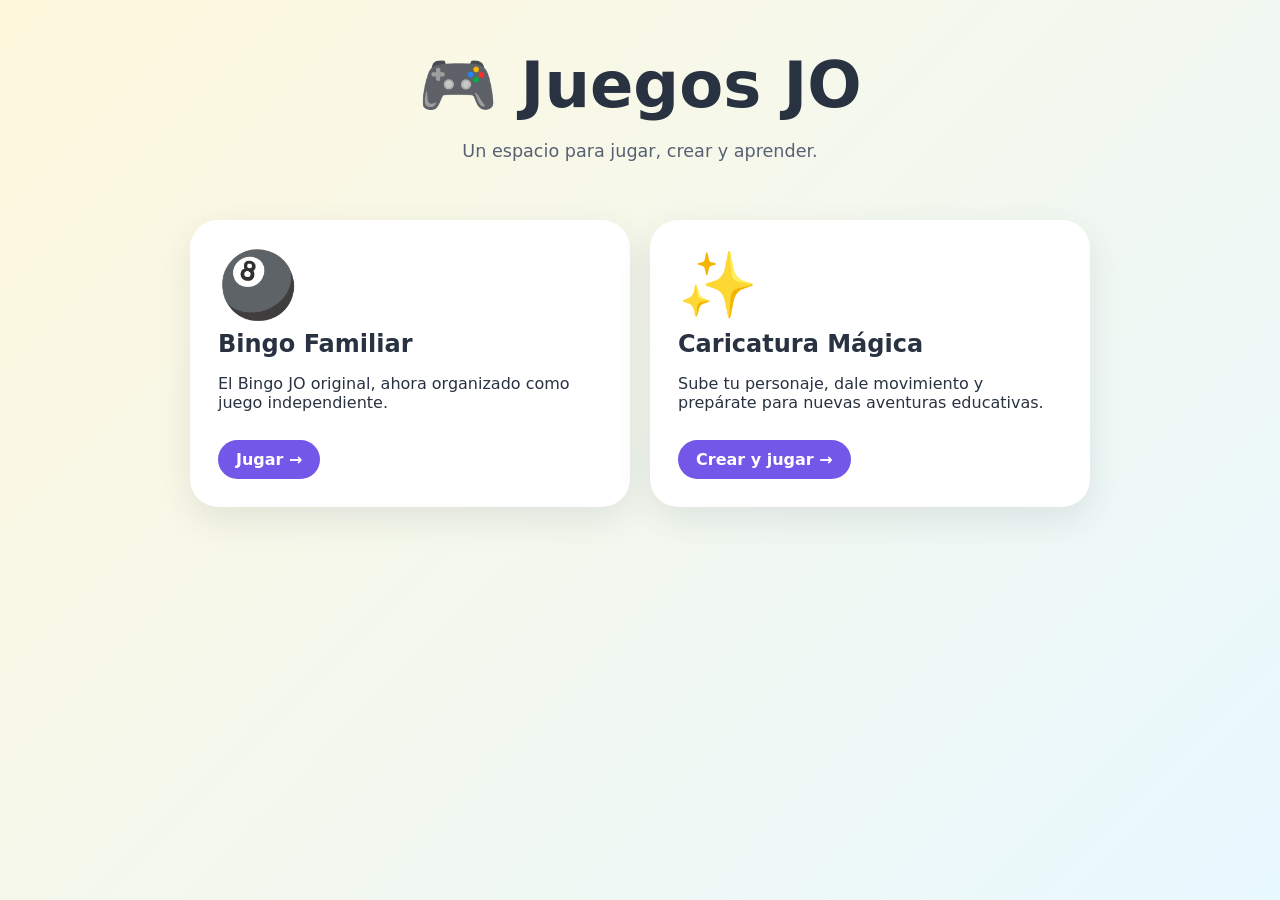
<file: index.html>
<!doctype html><html lang="es"><head><meta charset="utf-8"><meta name="viewport" content="width=device-width,initial-scale=1"><title>Juegos JO</title>
<style>*{box-sizing:border-box}body{margin:0;font-family:system-ui,-apple-system,Segoe UI,sans-serif;background:linear-gradient(135deg,#fff8dd,#e8f8ff);color:#293241;min-height:100vh}header{text-align:center;padding:48px 18px 22px}h1{font-size:clamp(2rem,7vw,4rem);margin:0}.lead{font-size:1.1rem;color:#586174}.games{width:min(900px,92%);margin:auto;display:grid;grid-template-columns:repeat(2,1fr);gap:20px;padding:20px 0 50px}.game{background:#fff;border-radius:28px;padding:28px;text-decoration:none;color:inherit;box-shadow:0 12px 35px #3341551c;transition:.2s}.game:hover{transform:translateY(-5px)}.icon{font-size:4rem}.game h2{margin:.4rem 0}.play{display:inline-block;margin-top:12px;padding:10px 18px;border-radius:999px;background:#7257e8;color:#fff;font-weight:800}@media(max-width:650px){.games{grid-template-columns:1fr}header{padding-top:30px}}</style></head>
<body><header><h1>🎮 Juegos JO</h1><p class="lead">Un espacio para jugar, crear y aprender.</p></header><main class="games">
<a class="game" href="./bingo/"><div class="icon">🎱</div><h2>Bingo Familiar</h2><p>El Bingo JO original, ahora organizado como juego independiente.</p><span class="play">Jugar →</span></a>
<a class="game" href="./caricatura-magica/"><div class="icon">✨</div><h2>Caricatura Mágica</h2><p>Sube tu personaje, dale movimiento y prepárate para nuevas aventuras educativas.</p><span class="play">Crear y jugar →</span></a>
</main></body></html>
</file>
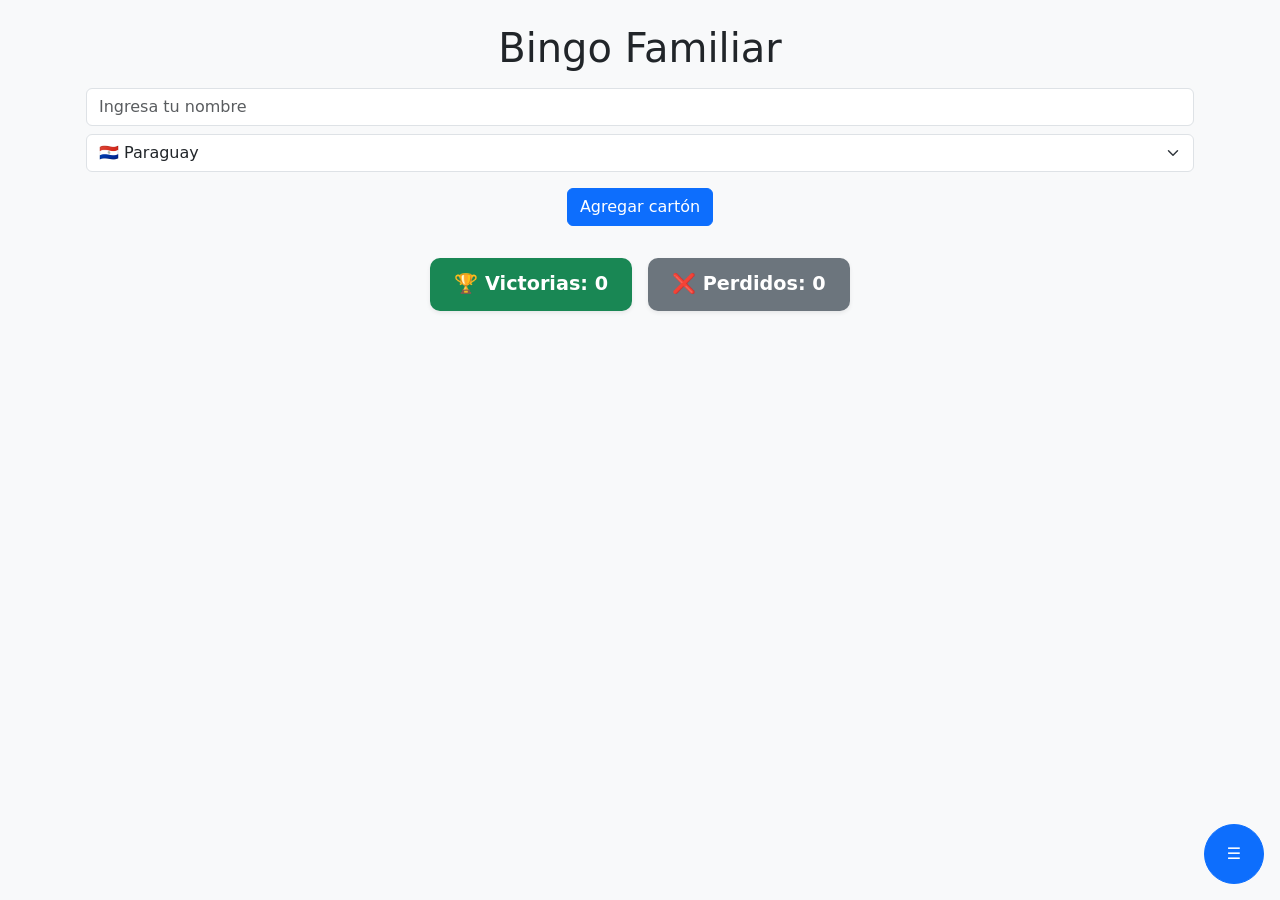
<file: bingo/index.html>
<!DOCTYPE html>
<html lang="es">
<head>
  <meta charset="UTF-8" />
  <meta name="author" content="JCODAHIR">
  <meta name="viewport" content="width=device-width, initial-scale=1.0"/>
    <meta content="BINGO FAMILIAR" name="description">
  <title>Bingo JO</title>
  <link href="https://cdn.jsdelivr.net/npm/bootstrap@5.3.3/dist/css/bootstrap.min.css" rel="stylesheet">
  <style>
    body {
      background-color: #f8f9fa;
      font-size: 1rem;
      max-width: 100%;
      overflow-x: hidden;
    }
    .container {
      padding: 1.5rem 1rem;
    }	  
    .bingo-card {
      display: grid;
      grid-template-columns: repeat(5, 1fr);
      gap: 5px;
      margin: 1rem auto;
      padding: 1rem;
      border-radius: 16px;
      box-shadow: 0 0 20px rgba(0, 0, 0, 0.15);
      background-color: white;
      max-width: 400px;
    }	
    h1 {
      font-size: clamp(1.5rem, 5vw, 2.5rem);
      margin-bottom: 1rem;
    }
    .avatar-container {
      display: flex;
      align-items: center;
      gap: 1rem;
      margin-bottom: 1.5rem;
      flex-wrap: wrap;
    } 
    .cell {
      background-color: white;
      border: 1px solid #ccc;
      font-size: 1.2rem;
      font-weight: bold;
      padding: 20px 0;
      cursor: pointer;
      transition: background-color 0.3s, transform 0.3s;
    }
    .cell:hover {
      background-color: #f1f1f1;
      transform: scale(1.05);
    }
    .cell.marked {
      background-color: #dc3545;
      color: white;
      text-decoration: line-through;
    }
    .header-cell {
      background-color: #0d6efd;
      color: white;
      font-size: 1.5rem;
    }
    .disabled .cell {
      cursor: not-allowed;
      opacity: 0.6;
    }
    .card-wrapper {
      border: 1px solid #dee2e6;
      border-radius: 10px;
      padding: 1rem;
      background: white;
      margin-bottom: 10px;
      box-shadow: 0 0 10px rgba(0, 0, 0, 0.1);
      transition: box-shadow 0.3s ease-in-out;
    }
    .card-wrapper:hover {
      box-shadow: 0 0 15px rgba(0, 0, 0, 0.2);
    }
    .card-winner {
      animation: winnerFlash 1s infinite alternate;
      border: 3px solid #28a745 !important;
      box-shadow: 0 0 15px #28a745;
      opacity: 0.7;
      transform: scale(0.95);
      transition: all 0.3s ease-in-out;
    }
    .collapsed-winner {
      padding: 0.5rem;
      font-size: 0.9rem;
      background-color: #e6ffe6;
      opacity: 0.8;
      border: 2px dashed #28a745;
      display: flex;
      justify-content: space-between;
      align-items: center;
    }
    .collapsed-winner .bingo-card,
    .collapsed-winner button,
    .collapsed-winner h5,
    .collapsed-winner .fw-bold:not(:first-child) {
      display: none !important;
    }
    @keyframes winnerFlash {
      from { background-color: #d4edda; }
      to   { background-color: #c3e6cb; }
    }
    .collapsed-loser {
      padding: 0.5rem;
      font-size: 0.9rem;
      background-color: #ffe6e6;
      opacity: 0.8;
      border: 2px dashed #dc3545;
      display: flex;
      justify-content: space-between;
      align-items: center;
    }
    .collapsed-loser .bingo-card,
    .collapsed-loser button,
    .collapsed-loser h5,
    .collapsed-loser .fw-bold:not(:first-child) {
      display: none !important;
    }
    .counter-box {
      padding: 0.75rem 1.5rem;
      border-radius: 10px;
      font-weight: bold;
      font-size: 1.2rem;
      display: inline-block;
      transition: transform 0.3s ease;
    }
    .counter-box:hover {
      transform: scale(1.05);
    }
      #footerOptions {
    transition: max-height 0.3s ease;
 	 }
    #actionButtons {
      position: fixed;
      bottom: 0;
      left: 0;
      width: 100%;
      background: white;
      border-top: 1px solid #ccc;
      padding: 0.75rem 1rem;
      box-shadow: 0 -2px 10px rgba(0, 0, 0, 0.1);
      z-index: 1000;
      display: flex;
      flex-wrap: wrap;
      justify-content: space-around;
      gap: 0.5rem;
    }

    #actionButtons button {
      flex: 1 1 auto;
      min-width: 130px;
    }

    @media (max-width: 576px) {
      #actionButtons {
        flex-direction: column;
        align-items: stretch;
        padding: 1rem;
      }

      #actionButtons button {
        width: 100%;
        font-size: 1.1rem;
      }
	        .bingo-title {
      font-weight: bold;
      font-size: 1.2rem;
      margin-bottom: 0.5rem;
    }

    .bingo-table {
      width: 100%;
      table-layout: fixed;
    }

    .bingo-table th,
    .bingo-table td {
      width: 20%;
      text-align: center;
      padding: clamp(12px, 4vw, 20px) 0;
      border: 1px solid #dee2e6;
      font-size: clamp(1rem, 2.5vw, 1.2rem);
    }

    .bingo-table th {
      background-color: #007bff;
      color: white;
      font-size: 1.2rem;
    }

    #cardsContainer {
      display: flex;
      flex-direction: column;
      gap: 1.5rem;
      max-height: calc(100vh - 300px);
      overflow-y: auto;
      padding-bottom: 1rem;
    }

    .btn-group {
      display: flex;
      flex-direction: column;
      gap: 0.75rem;
    }

    @media (min-width: 576px) {
      .btn-group {
        flex-direction: row;
        justify-content: center;
      }
    }

    @media (max-width: 576px) {
      .btn {
        width: 100%;
        font-size: 1.1rem;
      }

      .bingo-title {
        font-size: 1rem;
      }

      .avatar-container {
        flex-direction: column;
        align-items: flex-start;
      }
    }
  </style>
</head>
<body>
  <div class="container text-center">
    <h1>Bingo Familiar</h1>
    <div id="setupForm" class="mb-3">
      <input type="text" id="playerName" class="form-control mb-2" placeholder="Ingresa tu nombre" />
	<select id="playerAvatar" class="form-select mb-2">
	  <!-- 🇵🇾 Nacionales -->
	  <option value="🇵🇾">🇵🇾 Paraguay</option>

	  <!-- 🧑 Profesiones y personajes -->
	  <option value="🪖">🪖 Soldado</option>
	  <option value="🧑‍🚀">🧑‍🚀 Astronauta</option>
	  <option value="🧑‍🍳">🧑‍🍳 Chef</option>
	  <option value="🧑‍🏫">🧑‍🏫 Profesor</option>
	  <option value="🧑‍🎨">🧑‍🎨 Artista</option>
	  <option value="🧑‍⚕️">🧑‍⚕️ Doctor</option>
	  <option value="🧑‍🚒">🧑‍🚒 Bombero</option>
	  <option value="🧑‍🌾">🧑‍🌾 Granjero</option>
	  <option value="🧑‍✈️">🧑‍✈️ Piloto</option>
	  <option value="🕵️">🕵️ Detective</option>

	  <!-- 🧙 Fantasía -->
	  <option value="🧙‍♂️">🧙‍♂️ Mago</option>
	  <option value="🧙">🧙 Hechicero</option>
	  <option value="🧚">🧚 Hada</option>
	  <option value="🧝">🧝 Elfo</option>
	  <option value="🧛‍♀️">🧛‍♀️ Vampira</option>
	  <option value="🧛">🧛 Vampiro</option>
	  <option value="🧞">🧞 Genio</option>
	  <option value="🧞‍♂️">🧞‍♂️ Genio Azul</option>
	  <option value="🧟">🧟 Zombi</option>
	  <option value="🧟‍♂️">🧟‍♂️ Zombi Hombre</option>
	  <option value="🧜">🧜 Sirena</option>
	  <option value="🎃">🎃 Calabaza</option>
	  <option value="🐉">🐉 Dragón</option>
	  <option value="🌈">🌈 Arcoíris</option>

	  <!-- 🦸 Superhéroes -->
	  <option value="🦸‍♂️">🦸‍♂️ Superhéroe</option>
	  <option value="🦹‍♀️">🦹‍♀️ Villana</option>

	  <!-- 👑 Realeza -->
	  <option value="👑">👑 Rey</option>
	  <option value="👸">👸 Reina</option>

	  <!-- 🐾 Animales -->
	  <option value="🐱">🐱 Gato</option>
	  <option value="🐶">🐶 Perro</option>
	  <option value="🐸">🐸 Rana</option>
	  <option value="🐯">🐯 Tigre</option>
	  <option value="🦁">🦁 León</option>
	  <option value="🐼">🐼 Panda</option>
	  <option value="🐨">🐨 Koala</option>
	  <option value="🐵">🐵 Mono</option>
	  <option value="🐷">🐷 Cerdito</option>
	  <option value="🐰">🐰 Conejo</option>
	  <option value="🐘">🐘 Elefante</option>
	  <option value="🦊">🦊 Zorro</option>
	  <option value="🦉">🦉 Búho</option>
	  <option value="🦓">🦓 Cebra</option>
	  <option value="🐮">🐮 Vaca</option>
	  <option value="🦝">🦝 Mapache</option>
	  <option value="🦔">🦔 Erizo</option>
	  <option value="🐙">🐙 Pulpo</option>
	  <option value="🦩">🦩 Flamenco</option>
	  <option value="🐿️">🐿️ Ardilla</option>
	  <option value="🦄">🦄 Unicornio</option>

	  <!-- 🎮 Otros divertidos -->
	  <option value="🎯">🎯 Blanco</option>
	  <option value="🎲">🎲 Dado</option>
	  <option value="🚀">🚀 Navegante</option>
	  <option value="🏆">🏆 Campeón</option>
	  <option value="💀">💀 Calavera</option>
	  <option value="🤖">🤖 Robot</option>
	  <option value="🎩">🎩 Sombrero</option>
	  <option value="👓">👓 Nerd</option>
	  <option value="🕶️">🕶️ Cool</option>
	  <option value="🧢">🧢 Cachucha</option>
	</select>

    </div>
    <button id="addCardBtn" class="btn btn-primary mb-3" onclick="startGame()">Agregar cartón</button>
    <h3 id="playerTitle" class="mb-3 d-flex justify-content-center align-items-center gap-2"></h3>
<div class="d-flex justify-content-center gap-3 mb-3">
  <div id="winCounter" class="counter-box bg-success text-white shadow-sm">
    🏆 Victorias: <span class="count">0</span>
  </div>
  <div id="loseCounter" class="counter-box bg-secondary text-white shadow-sm">
    ❌ Perdidos: <span class="count">0</span>
  </div>
</div>
<div id="footerButtons" class="fixed-bottom bg-light text-center py-2">
<button id="toggleFooter" class="btn btn-primary rounded-circle position-fixed bottom-0 end-0 m-3" style="z-index: 1050; width: 60px; height: 60px;">  ☰ </button>
	<div class="mb-3" id="actionButtons" style="display: none;">
      <button class="btn btn-secondary" onclick="clearAllCards()"> 🗑️ Eliminar todos los cartones</button>
      <button class="btn btn-success" onclick="resetVictories()"> 🔄 Reiniciar victorias</button>
      <button class="btn btn-danger" onclick="resetLosses()">🔄 Reiniciar perdidos</button>
      <!--<button class="btn btn-warning" onclick="checkAllCards()">Verificar todos los cartones</button>-->
    </div>
</div>
    <div id="cardsContainer" class="row mt-4"></div>
  </div>

  <script>
	let winCount = 0;
	let loseCount = 0;
	let cardNumber = 1;
	const usedCards = new Set();
	let initialized = false;
	let storedName = '';
	let storedAvatar = '';

    function startGame() {
      const nameInput = document.getElementById('playerName');
      const avatarInput = document.getElementById('playerAvatar');

      const name = nameInput.value.trim();
      const avatar = avatarInput.value;

      if (!name) {
        alert('Ingresa tu nombre');
        return;
      }

      if (!initialized) {
        initialized = true;
        document.getElementById('setupForm').style.display = 'none';
        document.getElementById('actionButtons').classList.remove('d-none');
      }

      document.getElementById('playerTitle').innerHTML = `${avatar} Cartón de ${name}`;
      storedName = name;
      storedAvatar = avatar;

      generateBingoCard();
    }
  document.getElementById('toggleFooter').addEventListener('click', function () {
    const footer = document.getElementById('actionButtons');
    if (footer.style.display === 'none' || footer.classList.contains('d-none')) {
      footer.style.display = 'flex'; // Muestra los botones
    } else {
      footer.style.display = 'none'; // Oculta los botones
    }
  });
    function generateColumn(start, end) {
      const range = Array.from({length: end - start + 1}, (_, i) => start + i);
      const sample = [];
      while (sample.length < 5) {
        const num = range.splice(Math.floor(Math.random() * range.length), 1)[0];
        sample.push(num);
      }
      return sample;
    }

 function generateBingoCard() {
  let uniqueKey = '';
  let card;
  do {
    card = {
      B: generateColumn(1, 15),
      I: generateColumn(16, 30),
      N: generateColumn(31, 45),
      G: generateColumn(46, 60),
      O: generateColumn(61, 75)
    };
    card.N[2] = '★';
    uniqueKey = JSON.stringify(card);
  } while (usedCards.has(uniqueKey));
  usedCards.add(uniqueKey);

  const cardWrapper = document.createElement('div');
  cardWrapper.className = 'col-12 card-wrapper';

  const title = document.createElement('h5');
  title.textContent = `Cartón #${cardNumber++}`;
  title.className = 'text-primary';
  cardWrapper.appendChild(title);

  const playerTag = document.createElement('div');
  playerTag.className = 'mb-2 fw-bold text-start';
  //playerTag.textContent = `${storedAvatar} ${storedName}`;
  cardWrapper.appendChild(playerTag);

  const cardGrid = document.createElement('div');
  cardGrid.className = 'bingo-card';

  const headers = ['B', 'I', 'N', 'G', 'O'];
  headers.forEach(h => {
    const cell = document.createElement('div');
    cell.className = 'cell header-cell';
    cell.textContent = h;
    cardGrid.appendChild(cell);
  });

  const allCells = [];

  for (let row = 0; row < 5; row++) {
    for (let col = 0; col < 5; col++) {
      const letter = headers[col];
      const value = card[letter][row];
      const cell = document.createElement('div');
      cell.className = 'cell';
      cell.setAttribute('role', 'button');
      cell.setAttribute('aria-pressed', 'false');
      cell.textContent = value;
      if (value === '★') {
        cell.classList.add('marked');
        cell.setAttribute('aria-pressed', 'true');
      } else {
        cell.addEventListener('click', () => {
          if (!cardWrapper.classList.contains('disabled')) {
            cell.classList.toggle('marked');
            cell.setAttribute('aria-pressed', cell.classList.contains('marked'));
            checkAllCards();
          }
        });
      }
      allCells.push(cell);
      cardGrid.appendChild(cell);
    }
  }

  cardWrapper.appendChild(cardGrid);

  const bingoBtn = document.createElement('button');
  bingoBtn.textContent = '¡Bingo!';
  bingoBtn.className = 'btn btn-success mt-2 me-2';
  bingoBtn.onclick = () => {
    const isWinner = checkSingleCardWin(allCells);
    if (isWinner) {
      finalizeWinningCard(cardWrapper);
    } else {
      alert('Este cartón aún no completa una fila, columna o diagonal');
    }
  };

  const verifyBtn = document.createElement('button');
  verifyBtn.textContent = 'Perdido';
  verifyBtn.className = 'btn btn-warning mt-2';
  verifyBtn.onclick = () => {
    const isWinner = checkSingleCardWin(allCells);
    if (isWinner) {
      finalizeWinningCard(cardWrapper);
    } else {
      finalizeLosingCard(cardWrapper);
    }
  };

  cardWrapper.appendChild(bingoBtn);
  cardWrapper.appendChild(verifyBtn);

  // Cambié appendChild por prependChild para mantener los cartones en la parte superior
  document.getElementById('cardsContainer').prepend(cardWrapper);
}

    function checkSingleCardWin(cells) {
      for (let row = 0; row < 5; row++) {
        const rowCells = cells.slice(row * 5, (row + 1) * 5);
        if (rowCells.every(cell => cell.classList.contains('marked'))) return true;
      }
      for (let col = 0; col < 5; col++) {
        const colCells = [0, 1, 2, 3, 4].map(row => cells[row * 5 + col]);
        if (colCells.every(cell => cell.classList.contains('marked'))) return true;
      }
      const mainDiagonal = [0, 6, 12, 18, 24];
      const antiDiagonal = [4, 8, 12, 16, 20];
      if (
        mainDiagonal.every(i => cells[i].classList.contains('marked')) ||
        antiDiagonal.every(i => cells[i].classList.contains('marked'))
      ) return true;
      return false;
    }

    function finalizeWinningCard(wrapper) {
      // Agrega estilos de ganador para resaltarlo visualmente
      wrapper.classList.add('border-success', 'shadow', 'disabled', 'card-winner');

      const titleText = wrapper.querySelector('h5')?.textContent || '';
      const summary = document.createElement('div');
      summary.textContent = `🏆 ${storedAvatar} ${storedName} - ${titleText} (Ganador)`;
      summary.className = 'fw-bold';
      wrapper.prepend(summary);

      winCount++;
      document.querySelector('#winCounter .count').textContent = winCount;

      const container = document.getElementById('cardsContainer');
      container.appendChild(wrapper);

      // Esperar 2 segundos antes de colapsarlo
      setTimeout(() => {
        wrapper.classList.add('collapsed-winner');
      }, 15000);
    }

    function finalizeLosingCard(wrapper) {
      wrapper.classList.add('border-danger', 'shadow', 'disabled', 'collapsed-loser');

      const titleText = wrapper.querySelector('h5')?.textContent || '';
      const summary = document.createElement('div');
      summary.textContent = `❌ ${storedAvatar} ${storedName} - ${titleText} (Perdedor)`;
      summary.className = 'fw-bold';
      wrapper.prepend(summary);

      // Incrementamos el contador de cartones perdedores
      loseCount++;
      document.querySelector('#loseCounter .count').textContent = loseCount;
      const container = document.getElementById('cardsContainer');
      container.appendChild(wrapper);
    }

    function checkAllCards() {
      const allWrappers = document.querySelectorAll('.card-wrapper');
      allWrappers.forEach(wrapper => {
        if (wrapper.classList.contains('disabled')) return;
        const cells = wrapper.querySelectorAll('.cell:not(.header-cell)');
        if (checkSingleCardWin([...cells])) {
          finalizeWinningCard(wrapper);
        }
      });
    }

    function resetVictories() {
      winCount = 0;
      document.querySelector('#winCounter .count').textContent = winCount;
    }

    function resetLosses() {
      loseCount = 0;
      document.querySelector('#loseCounter .count').textContent = loseCount;
    }

    function clearAllCards() {
      if (confirm('¿Estás seguro de que deseas eliminar todos los cartones?')) {
        document.getElementById('cardsContainer').innerHTML = '';
        cardNumber = 1;
        usedCards.clear();
      }
    }
  </script>
</body>
</html>
</file>
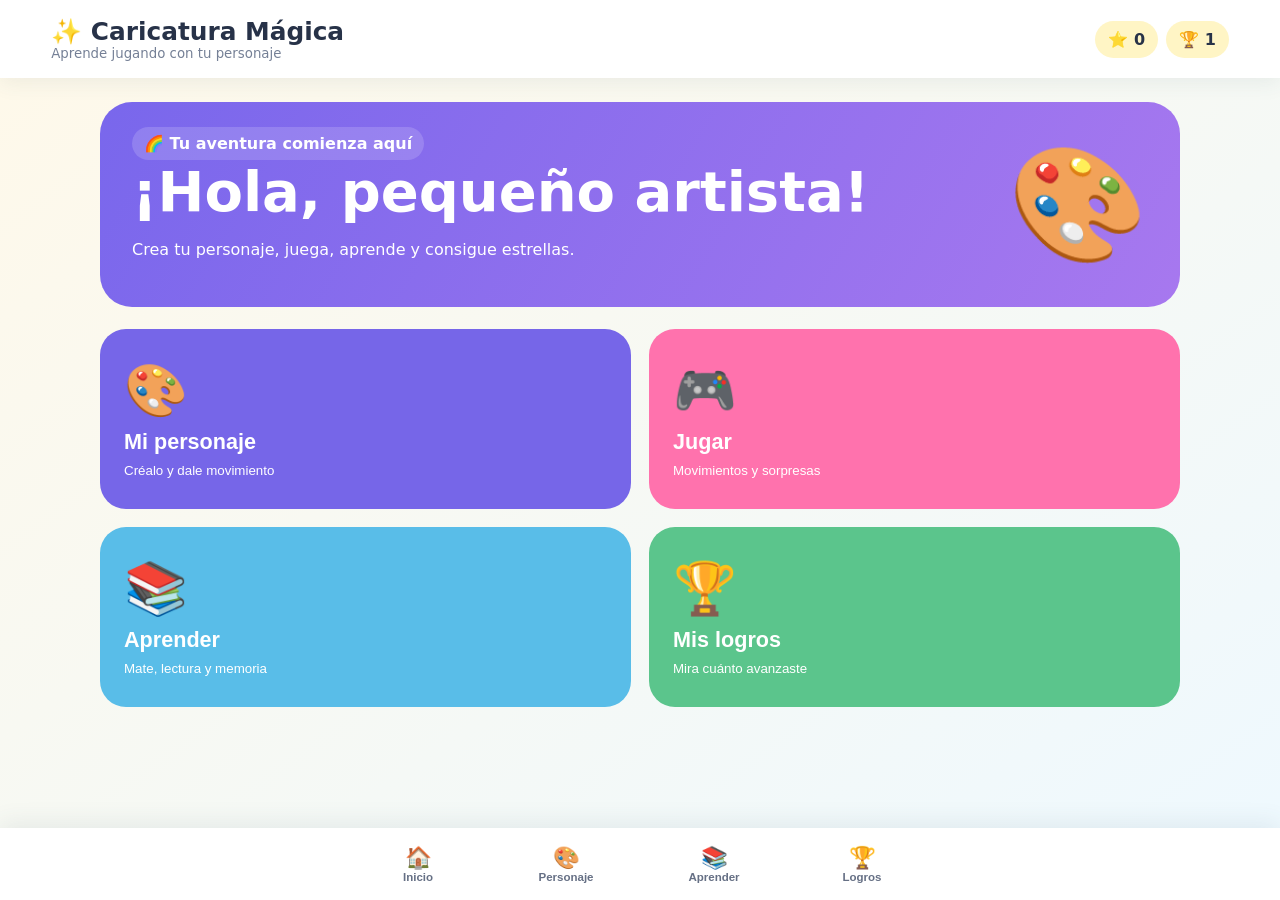
<file: caricatura-magica/index.html>
<!doctype html>
<html lang="es"><head><meta charset="utf-8"><meta name="viewport" content="width=device-width,initial-scale=1,viewport-fit=cover"><title>Caricatura Mágica</title><link rel="stylesheet" href="css/app.css?v=8"></head>
<body><header class="topbar"><div><span class="brand">✨ Caricatura Mágica</span><small>Aprende jugando con tu personaje</small></div><div class="score"><span>⭐ <b id="stars">0</b></span><span>🏆 <b id="level">1</b></span></div></header>
<main class="shell">
<section id="home" class="view active"><div class="hero"><div><span class="pill">🌈 Tu aventura comienza aquí</span><h1>¡Hola, pequeño artista!</h1><p>Crea tu personaje, juega, aprende y consigue estrellas.</p></div><div class="mascot">🎨</div></div><div class="menu"><button class="tile purple" data-go="character"><i>🎨</i><b>Mi personaje</b><span>Créalo y dale movimiento</span></button><button class="tile pink" data-go="play"><i>🎮</i><b>Jugar</b><span>Movimientos y sorpresas</span></button><button class="tile blue" data-go="learn"><i>📚</i><b>Aprender</b><span>Mate, lectura y memoria</span></button><button class="tile green" data-go="achievements"><i>🏆</i><b>Mis logros</b><span>Mira cuánto avanzaste</span></button></div></section>
<section id="character" class="view"><div class="section-head"><button class="back" data-go="home">←</button><div><h2>🎨 Mi personaje</h2><p>Sube una caricatura y dale vida.</p></div></div><div class="character-grid"><div class="stage"><div id="empty" class="empty"><b>🖼️</b><strong>Tu personaje aparecerá aquí</strong><span>Mejor si es de cuerpo completo</span></div><img id="characterImg" hidden alt="Personaje"></div><div class="panel"><label class="upload" for="file">📷 Elegir una imagen<small>PNG, JPG o WEBP</small></label><input id="file" type="file" accept="image/png,image/jpeg,image/webp"><p class="saved-note">💾 Tu personaje y progreso se guardan en este navegador.</p><div class="moves"><button data-move="jump">⬆️ Saltar</button><button data-move="dance">🎵 Bailar</button><button data-move="hello">👋 Saludar</button><button data-move="spin">🌀 Girar</button><button data-move="bounce">💫 Magia</button><button id="randomMove">🎲 Sorpresa</button></div></div></div></section>
<section id="play" class="view"><div class="section-head"><button class="back" data-go="home">←</button><div><h2>🎮 Jugar</h2><p>Haz que tu personaje siga las órdenes.</p></div></div><div class="activity center"><div class="giant" id="playEmoji">🕺</div><h3 id="playOrder">¡Toca “Nueva misión”!</h3><p>Recuerda la misión y luego ve a Mi personaje para probarla.</p><button class="primary" id="newMission">🎲 Nueva misión</button></div></section>
<section id="learn" class="view"><div class="section-head"><button class="back" data-go="home">←</button><div><h2>📚 Aprender</h2><p>¿Qué quieres practicar hoy? La dificultad aumenta al subir de nivel.</p></div></div><div class="menu three"><button class="tile yellow" data-go="math"><i>🔢</i><b>Matemática</b><span>Nivel 1: sumas · luego restas y cifras mayores</span></button><button class="tile blue" data-go="reading"><i>🔤</i><b>Lectura</b><span>Completa palabras y desbloquea nuevos desafíos</span></button><button class="tile pink" data-go="memory"><i>🧠</i><b>Memoria</b><span>Encuentra las parejas</span></button><button class="tile green" data-go="wordsearch"><i>🔎</i><b>Sopa de Letras</b><span>Países, animales, frutas y días</span></button></div></section>
<section id="math" class="view"><div class="section-head"><button class="back" data-go="learn">←</button><div><h2>🔢 Matemática</h2><p>Elige la respuesta correcta.</p></div><button class="speak" data-speak>🔊</button></div><div class="activity quiz"><div class="question" id="mathQuestion"></div><div class="answers" id="mathAnswers"></div><div class="feedback" id="mathFeedback"></div></div></section>
<section id="reading" class="view"><div class="section-head"><button class="back" data-go="learn">←</button><div><h2>🔤 Lectura</h2><p>Lee, escucha y responde.</p></div><button class="speak" data-speak>🔊</button></div><div class="activity quiz"><div class="question" id="readingQuestion"></div><div class="answers" id="readingAnswers"></div><div class="feedback" id="readingFeedback"></div></div></section>
<section id="memory" class="view"><div class="section-head"><button class="back" data-go="learn">←</button><div><h2>🧠 Memoria</h2><p>Encuentra todas las parejas.</p></div></div><div class="activity"><div id="memoryBoard" class="memory-board"></div><div id="memoryFeedback" class="feedback"></div><button class="primary" id="resetMemory">🔄 Nuevo juego</button></div></section>
<section id="wordsearch" class="view"><div class="section-head"><button class="back" data-go="learn">←</button><div><h2>🔎 Sopa de Letras</h2><p id="wsCategory">Encuentra las palabras.</p></div></div><div class="activity"><div id="wsWords" class="ws-words"></div><p class="saved-note"><b>Cómo jugar:</b> toca cada letra, una por una, hasta formar la palabra.</p><div class="ws-builder"><strong id="wsCurrent"></strong><button type="button" id="wsClear">↩ Limpiar</button></div><div id="wsBoard" class="ws-board"></div><div id="wsFeedback" class="feedback"></div><button class="primary" id="newWordSearch">🎲 Nueva sopa</button></div></section><section id="achievements" class="view"><div class="section-head"><button class="back" data-go="home">←</button><div><h2>🏆 Mis logros</h2><p>Cada intento cuenta.</p></div></div><div class="achievement-hero"><div class="trophy">🏆</div><h3>Nivel <span id="bigLevel">1</span></h3><p>Has conseguido <b><span id="bigStars">0</span> estrellas</b>.</p><div class="progress"><span id="progressBar"></span></div><small id="progressText">Consigue estrellas para subir de nivel</small></div></section>
</main><nav class="bottom-nav"><button data-go="home">🏠<span>Inicio</span></button><button data-go="character">🎨<span>Personaje</span></button><button data-go="learn">📚<span>Aprender</span></button><button data-go="achievements">🏆<span>Logros</span></button></nav><script type="module" src="js/app.js?v=8"></script></body></html>
</file>
<file: caricatura-magica/css/app.css>
*{box-sizing:border-box}:root{--ink:#273248;--purple:#7666e8;--pink:#ff72ad;--blue:#59bde8;--green:#5bc58c}body{margin:0;font-family:system-ui,-apple-system,Segoe UI,sans-serif;color:var(--ink);background:linear-gradient(145deg,#fff9e9,#eef9ff);min-height:100vh;padding-bottom:88px}.topbar{height:78px;background:#fff;display:flex;align-items:center;justify-content:space-between;padding:12px max(4vw,18px);box-shadow:0 5px 20px #42546615;position:sticky;top:0;z-index:10}.brand{font-size:clamp(1.15rem,3vw,1.55rem);font-weight:900}.topbar small{display:block;color:#758096}.score{display:flex;gap:8px}.score span{background:#fff5c5;padding:9px 13px;border-radius:999px;font-weight:900}.shell{width:min(1080px,94%);margin:24px auto}.view{display:none}.view.active{display:block}.hero{display:flex;align-items:center;justify-content:space-between;background:linear-gradient(120deg,#7967ec,#a778ef);color:#fff;padding:32px;border-radius:32px}.hero h1{font-size:clamp(2rem,6vw,3.5rem);margin:.4rem 0}.pill{background:#ffffff28;padding:7px 12px;border-radius:999px;font-weight:800}.mascot{font-size:7rem}.menu{display:grid;grid-template-columns:repeat(2,1fr);gap:18px;margin-top:22px}.menu.three{grid-template-columns:repeat(3,1fr)}.tile{border:0;text-align:left;padding:24px;border-radius:26px;color:#fff;cursor:pointer;min-height:180px}.tile i{font-style:normal;font-size:3.2rem;display:block}.tile b{font-size:1.35rem;display:block;margin:8px 0}.purple{background:var(--purple)}.pink{background:var(--pink)}.blue{background:var(--blue)}.green{background:var(--green)}.yellow{background:#e9ac2f}.section-head{display:flex;align-items:center;gap:14px;margin-bottom:18px}.section-head h2{margin:0}.section-head p{margin:3px 0;color:#758096}.back,.speak{border:0;background:#fff;border-radius:50%;width:48px;height:48px;font-size:1.3rem}.speak{margin-left:auto}.character-grid{display:grid;grid-template-columns:1.3fr .7fr;gap:18px}.stage,.panel,.activity,.achievement-hero{background:#fff;border-radius:28px;box-shadow:0 10px 30px #42546615}.stage{min-height:480px;display:grid;place-items:center;overflow:hidden;background:linear-gradient(#dff6ff 0 64%,#dff6c8 64%)}.empty{text-align:center;display:grid;gap:7px}.empty b{font-size:5rem}#characterImg{max-width:75%;max-height:380px;filter:drop-shadow(0 16px 10px #40505a33);transform-origin:50% 85%}.panel,.activity,.achievement-hero{padding:24px}.upload{display:block;border:3px dashed #b7aaff;border-radius:20px;padding:20px;text-align:center;background:#f5f1ff;font-weight:900}.upload small{display:block}input[type=file]{display:none}.saved-note{font-size:.85rem;color:#667085;background:#eef9ff;padding:10px 12px;border-radius:14px}.moves,.answers{display:grid;grid-template-columns:1fr 1fr;gap:10px;margin-top:16px}.moves button,.answers button,.primary{border:0;border-radius:17px;padding:15px;font-weight:850;font-size:1rem}.moves button{background:#fff0ad}.center,.question,.feedback,.achievement-hero{text-align:center}.giant,.trophy{font-size:7rem}.primary{background:var(--purple);color:#fff}.question{font-size:clamp(2rem,8vw,4.5rem);font-weight:900;margin:20px}.answers button{background:#eef4ff}.feedback{min-height:40px;margin-top:15px;font-size:1.2rem;font-weight:900}.memory-board{display:grid;grid-template-columns:repeat(4,1fr);gap:12px;max-width:600px;margin:auto}.memory-card{aspect-ratio:1;border:0;border-radius:18px;background:#7967ec;font-size:2.5rem}.memory-card:not(.open){font-size:0}.memory-card:not(.open)::after{content:"?";font-size:2rem;color:#fff}.memory-card.matched{background:#dff7df}.progress{height:16px;background:#edf0f5;border-radius:999px;overflow:hidden;max-width:500px;margin:15px auto}.progress span{display:block;height:100%;background:#ffd34e}.bottom-nav{position:fixed;bottom:0;left:0;right:0;height:72px;background:#fff;display:flex;justify-content:center;gap:min(7vw,80px);box-shadow:0 -5px 25px #42546618}.bottom-nav button{border:0;background:none;font-size:1.35rem;min-width:68px}.bottom-nav span{display:block;font-size:.72rem;font-weight:800;color:#667085}@keyframes jump{50%{transform:translateY(-100px)}}@keyframes dance{25%{transform:rotate(-12deg)}50%{transform:rotate(12deg)}75%{transform:rotate(-12deg)}}@keyframes hello{50%{transform:rotate(10deg)}}@keyframes spin{to{transform:rotate(360deg)}}@keyframes bounce{50%{transform:scale(1.16)}}.jump{animation:jump .8s}.dance{animation:dance 1s}.hello{animation:hello .7s}.spin{animation:spin .8s}.bounce{animation:bounce .7s}@media(max-width:760px){.menu,.menu.three,.character-grid{grid-template-columns:1fr}.mascot{font-size:4rem}.stage{min-height:380px}}.ws-words{display:flex;flex-wrap:wrap;gap:8px;justify-content:center;margin-bottom:18px}.ws-words span{padding:7px 12px;border-radius:999px;background:#eef4ff;font-weight:800}.ws-words span.found{text-decoration:line-through;background:#dff7df}.ws-board{display:grid;grid-template-columns:repeat(10,1fr);gap:3px;max-width:620px;margin:0 auto 18px;touch-action:manipulation;user-select:none}.ws-cell{aspect-ratio:1;border:0;border-radius:8px;background:#f1f4fa;font-weight:900;font-size:clamp(.75rem,3vw,1.15rem);padding:0}.ws-cell.selecting{background:#fff0ad}.ws-cell.found{background:#bff0cf}@media(max-width:560px){.ws-board{gap:2px}.ws-cell{border-radius:5px}}.ws-cell{touch-action:manipulation;-webkit-tap-highlight-color:rgba(0,0,0,.08);cursor:pointer}.ws-cell.selecting{outline:3px solid #f2b705;transform:scale(.94)}.ws-cell.found{outline:3px solid #35a85b!important;background:#bff0cf!important}.ws-words span.found{font-weight:900;text-decoration:line-through 3px}.ws-builder{display:flex;align-items:center;justify-content:center;gap:12px;min-height:58px;margin:10px auto 14px}.ws-builder strong{min-width:150px;min-height:46px;padding:10px 14px;border-radius:14px;background:#fff7cf;font-size:1.35rem;letter-spacing:4px;text-align:center}.ws-builder button{border:0;border-radius:12px;padding:10px 14px;font-weight:800;cursor:pointer}
</file>
